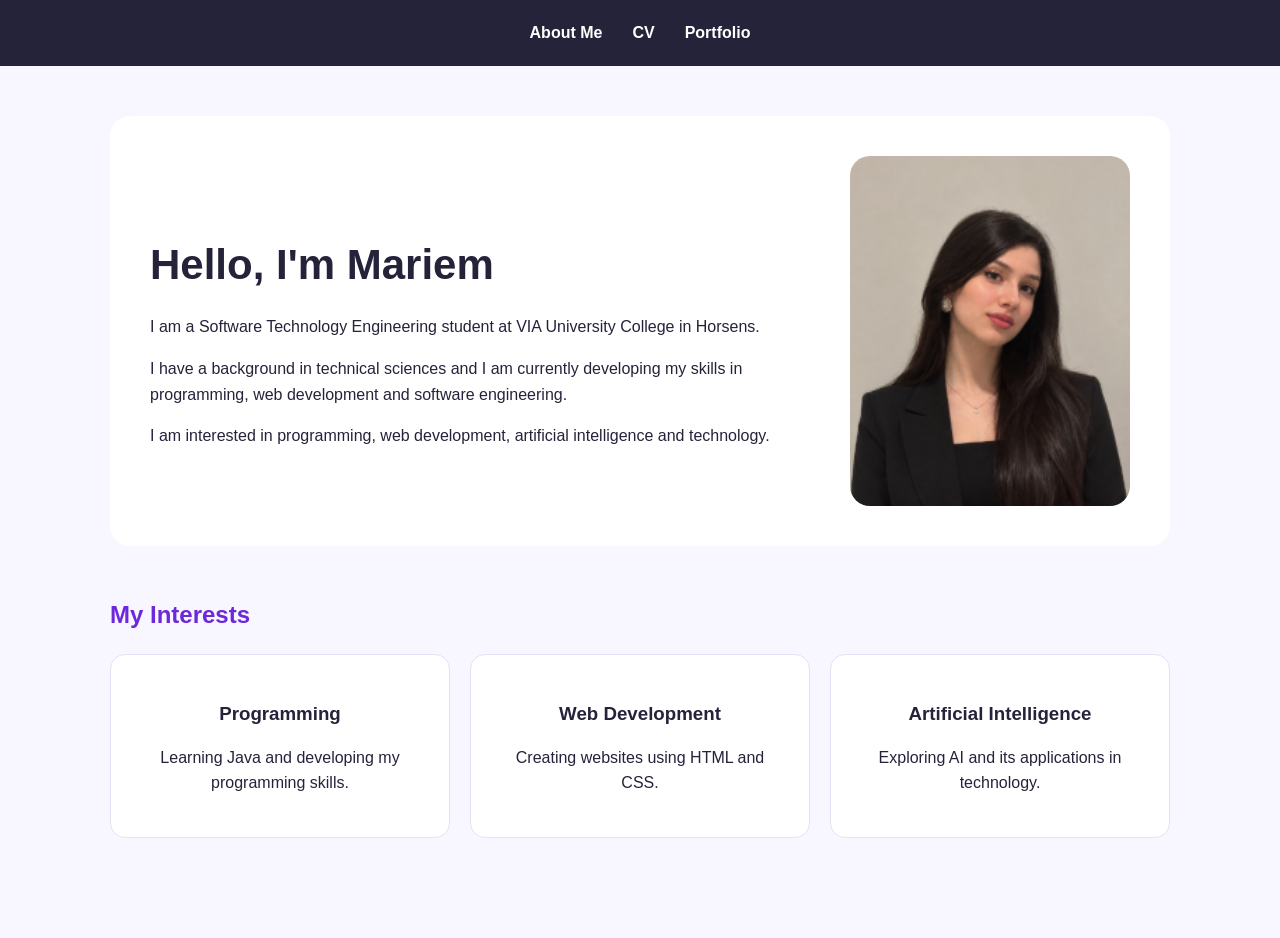
<file: index.html>
<!-- HTML5 -->
<!DOCTYPE html>
<html lang="en">
<!-- Page 1. -->
<head>
    <meta charset="UTF-8">
    <meta name="viewport" content="width=device-width, initial-scale=1.0">

    <title>Mariem | About Me</title>

    <link rel="stylesheet" href="css/style.css">
</head>

<body>
    <!-- Navigation. -->
    <header>
        <nav>
            <a href="index.html">About Me</a>
            <a href="cv.html">CV</a>
            <a href="portfolio.html">Portfolio</a>
        </nav>
    </header>
  
    <!-- Main content -->
<main>

   
<!-- About Me -->
<section class="about">

    <div class="about-text">

        <h1>Hello, I'm Mariem</h1>

        <p>
            I am a Software Technology Engineering student
            at VIA University College in Horsens.
        </p>

        <p>
            I have a background in technical sciences and
            I am currently developing my skills in programming,
            web development and software engineering.
        </p>

        <p>
            I am interested in programming, web development,
            artificial intelligence and technology.
        </p>

    </div>

    <img
        class="profile-image"
        src="images/pdp.png"
        alt="Profile picture of Mariem"
    >

</section>



    <!-- Interests -->
    <section>

        <h2>My Interests</h2>

        <div class="interests">

            <article class="interest-card">
                <h3>Programming</h3>
                <p>Learning Java and developing my programming skills.</p>
            </article>

            <article class="interest-card">
                <h3>Web Development</h3>
                <p>Creating websites using HTML and CSS.</p>
            </article>

            <article class="interest-card">
                <h3>Artificial Intelligence</h3>
                <p>Exploring AI and its applications in technology.</p>
            </article>

        </div>

    </section>

</main>


</body>

</html>
</file>
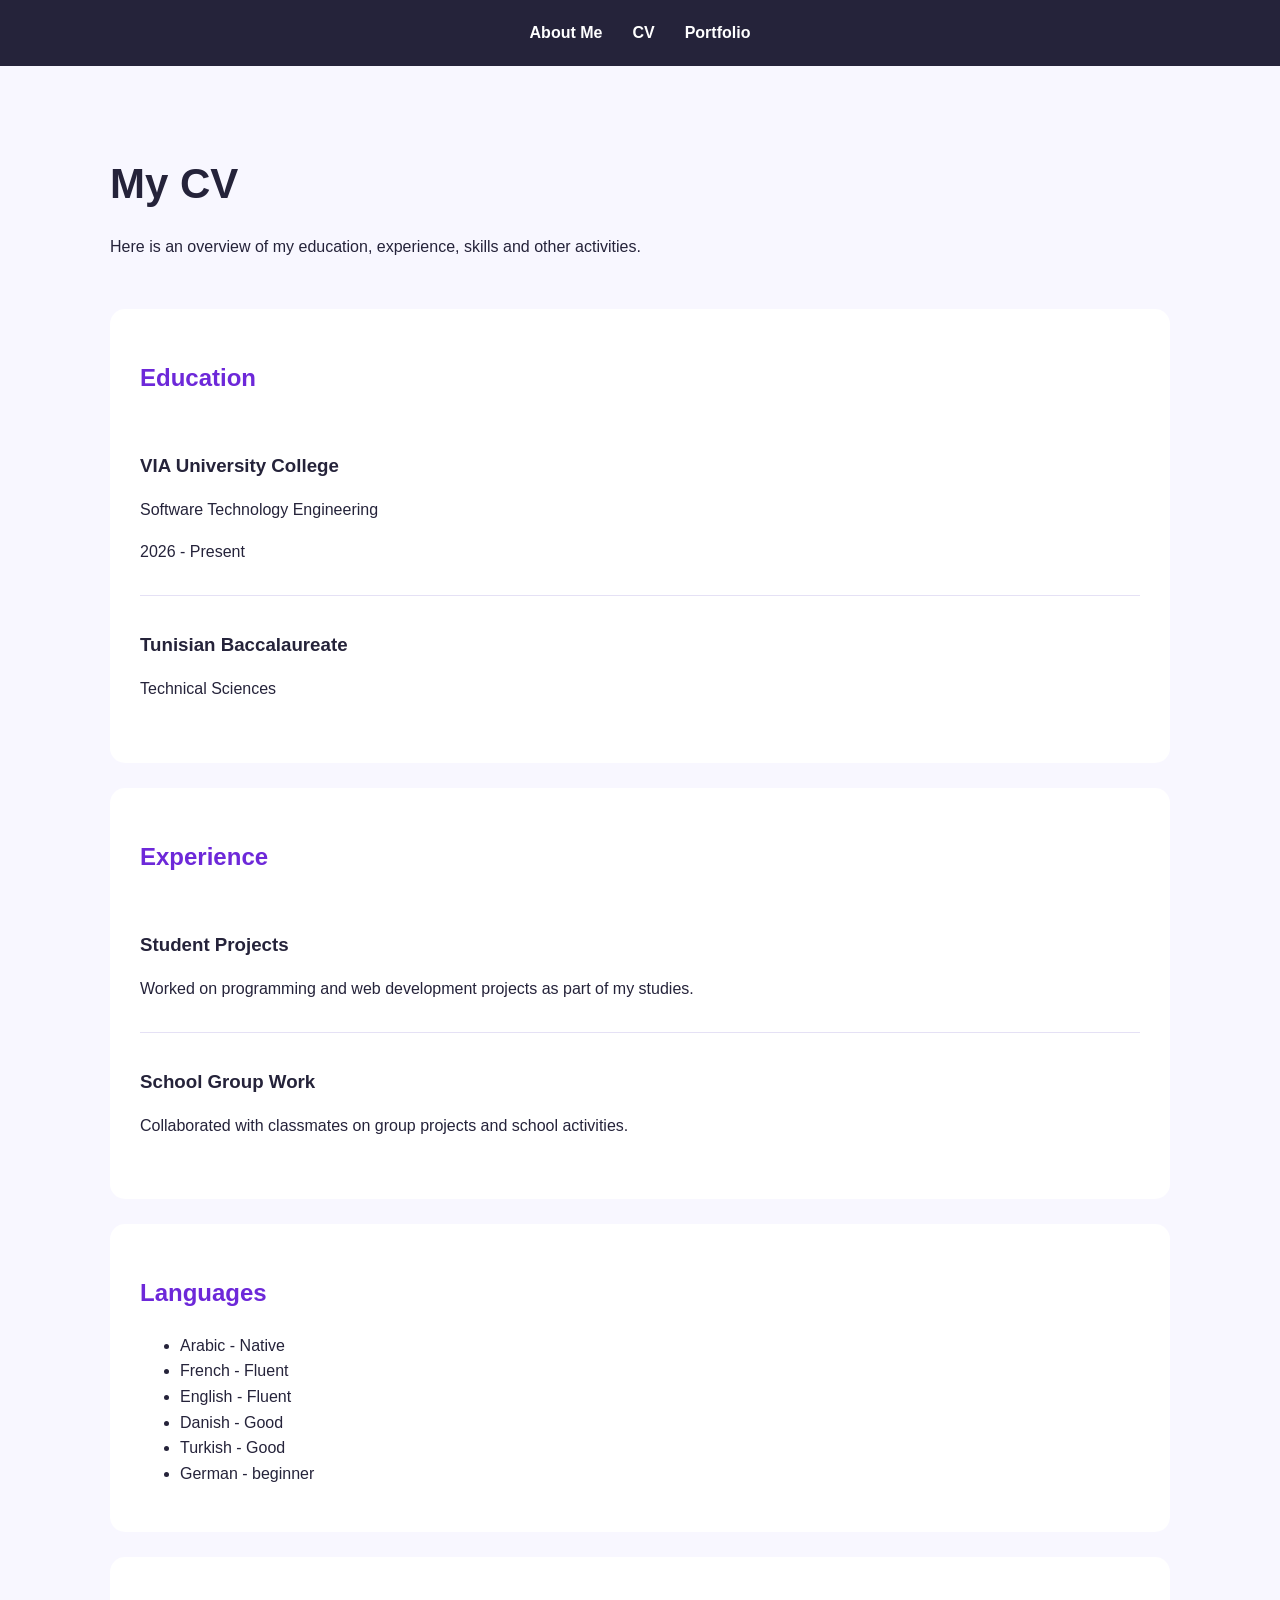
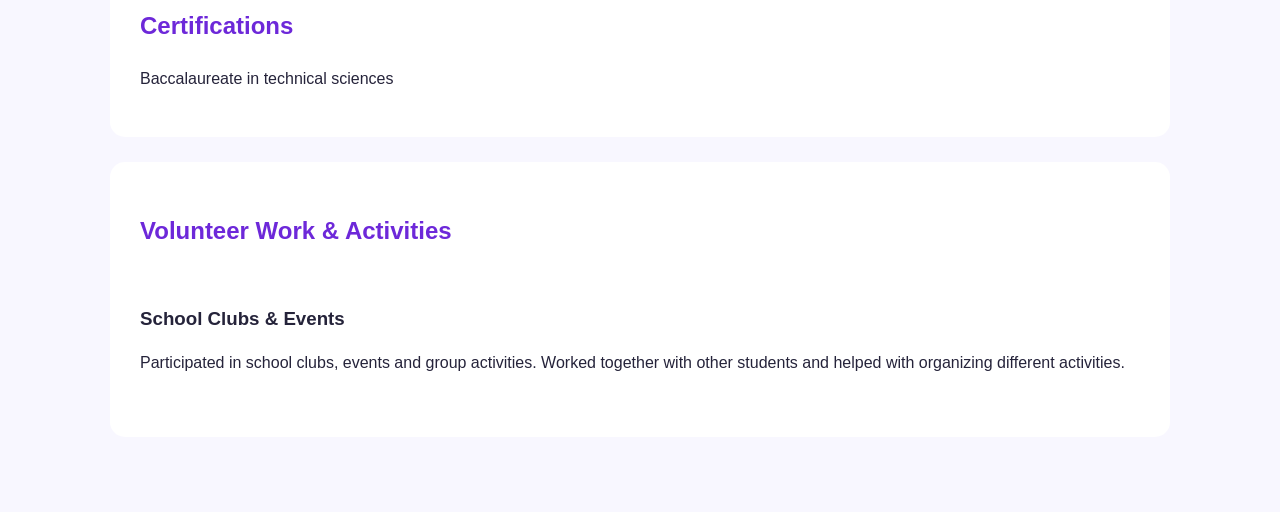
<file: cv.html>
<!-- HTML5 -->
<!DOCTYPE html>

<html lang="en">

<head>

    <!-- Page settings -->
    <meta charset="UTF-8">
    <meta name="viewport" content="width=device-width, initial-scale=1.0">

    <!-- Title -->
    <title>Mariem | Portfolio</title>

    <!-- CSS -->
    <link rel="stylesheet" href="css/style.css">

</head>

<body>
    <header>
        <nav>
            <a href="index.html">About Me</a>
            <a href="cv.html">CV</a>
            <a href="portfolio.html">Portfolio</a>
        </nav>
    </header>

<!-- Main content -->
<main>

    <!-- CV introduction -->
    <section>
        <h1>My CV</h1>
        <p>
            Here is an overview of my education, experience,
            skills and other activities.
        </p>
    </section>

    <!-- Education -->
    <section class="cv-section">
        <h2>Education</h2>

        <article>
            <h3>VIA University College</h3>
            <p>Software Technology Engineering</p>
            <p>2026 - Present</p>
        </article>

        <article>
            <h3>Tunisian Baccalaureate</h3>
            <p>Technical Sciences</p>
        </article>
    </section>

    <!-- Experience -->
    <section class="cv-section">
        <h2>Experience</h2>

        <article>
            <h3>Student Projects</h3>
            <p>
                Worked on programming and web development
                projects as part of my studies.
            </p>
        </article>

        <article>
            <h3>School Group Work</h3>
            <p>
                Collaborated with classmates on group projects
                and school activities.
            </p>
        </article>
    </section>

    <!-- Languages -->
    <section class="cv-section">
        <h2>Languages</h2>

        <ul>
            <li>Arabic - Native</li>
            <li>French - Fluent</li>
            <li>English - Fluent</li>
            <li>Danish - Good</li>
            <li>Turkish - Good</li>
            <li>German - beginner</li>

        </ul>
    </section>

    <!-- Certifications -->
    <section class="cv-section">
        <h2>Certifications</h2>

        <p>
            Baccalaureate in technical sciences
        </p>
    </section>

<!-- Volunteer Work -->
<section class="cv-section">

    <h2>Volunteer Work & Activities</h2>

    <article>

        <h3>School Clubs & Events</h3>

        <p>
            Participated in school clubs, events and group activities.
            Worked together with other students and helped with
            organizing different activities.
        </p>

    </article>

</section>

</main>

</body>
</file>
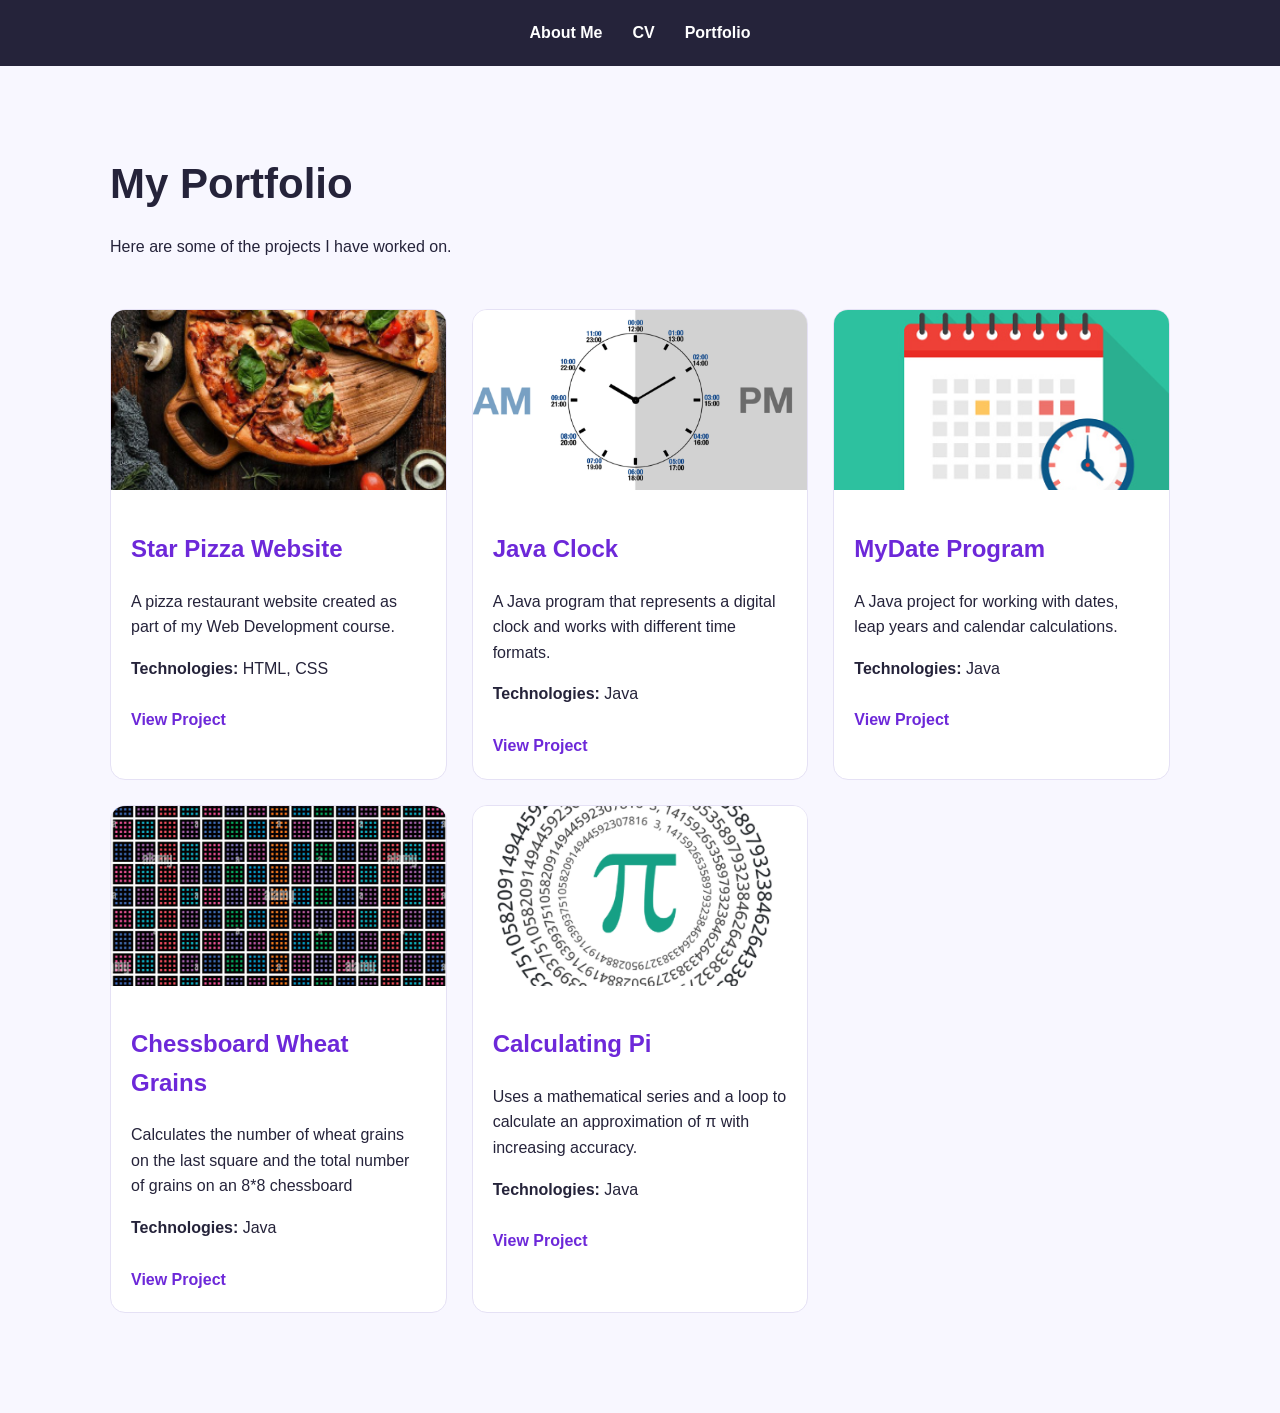
<file: portfolio.html>
<!-- HTML5 -->
<!DOCTYPE html>

<html lang="en">

<head>

    <!-- Page settings -->
    <meta charset="UTF-8">
    <meta name="viewport" content="width=device-width, initial-scale=1.0">

    <!-- Title -->
    <title>Mariem | Portfolio</title>

    <!-- CSS -->
    <link rel="stylesheet" href="css/style.css">

</head>

<body>

    <!-- Navigation -->
    <header>
        <nav>
            <a href="index.html">About Me</a>
            <a href="cv.html">CV</a>
            <a href="portfolio.html">Portfolio</a>
        </nav>
    </header>

    <!-- Main content -->
    <main>

        <!-- Portfolio introduction -->
        <section>

            <h1>My Portfolio</h1>

            <p>
                Here are some of the projects I have worked on.
            </p>

        </section>

        <!-- Projects -->
        <section class="projects">

            <!-- Project 1 -->
            <article class="project-card">

                <img src="images/pizza.png" alt="Star Pizza website">

                <div class="project-content">

                    <h2>Star Pizza Website</h2>

                    <p>
                        A pizza restaurant website created as part
                        of my Web Development course.
                    </p>

                    <p>
                        <strong>Technologies:</strong> HTML, CSS
                    </p>

                    <a class="project-link" href="https://www.w3schools.com/w3css/w3css_web_tmp_pizza.asp">View Project</a>

                </div>

            </article>

            <!-- Project 2 -->
            <article class="project-card">

                <img src="images/AM.PM.png" alt="Java clock project">

                <div class="project-content">

                    <h2>Java Clock</h2>

                    <p>
                        A Java program that represents a digital clock
                        and works with different time formats.
                    </p>

                    <p>
                        <strong>Technologies:</strong> Java
                    </p>

                    <a class="project-link" href="https://www.geeksforgeeks.org/java/java-program-to-format-time-in-am-pm-format/">View Project</a>

                </div>

            </article>

            <!-- Project 3 -->
            <article class="project-card">

                <img src="images/MyDate.png" alt="MyDate Java project">

                <div class="project-content">

                    <h2>MyDate Program</h2>

                    <p>
                        A Java project for working with dates,
                        leap years and calendar calculations.
                    </p>

                    <p>
                        <strong>Technologies:</strong> Java
                    </p>

                    <a class="project-link" href="https://www.w3schools.com/java/java_date.asp">View Project</a>

                </div>

            </article>

            <!-- Project 4 -->
            <article class="project-card">

                <img src="images/squares.png" alt="Chessboard Wheat Grains">

                <div class="project-content">

                    <h2>Chessboard Wheat Grains</h2>

                    <p>
                       Calculates the number of wheat grains
                        on the last square and the total number of grains on an 8*8 chessboard
                    </p>

                    <p>
                        <strong>Technologies:</strong> Java
                    </p>

                    <a class="project-link" href="https://github.com/mariembenabdullah1-tech/Chessboard-Wheat-Grainss.git">View Project</a>

                </div>

            </article>
            
            <!-- Project 5 -->
            <article class="project-card">

                 <img src="images/pi.png" alt="Calculating Pi">

                   <div class="project-content">

                    <h2>Calculating Pi</h2>

                    <p>
                      Uses a mathematical series and a loop to calculate
                       an approximation of π with increasing accuracy.
                    </p>

                    <p>
                      <strong>Technologies:</strong> Java
                   </p>

                     <a class="project-link" href="https://www.instructables.com/Calculate-Pi-in-Java/">View Project</a>

                    </div>

                    </article>



        </section>

    </main>

</body>

</html>
</file>
<file: css/style.css>
/* General styling */
* {
    box-sizing: border-box;
}

body {
    margin: 0;
    font-family: Arial, sans-serif;
    background-color: #f8f7ff;
    color: #25233a;
    line-height: 1.6;
}

img {
    max-width: 100%;
    display: block;
}

/* Navigation */
header {
    background-color: #25233a;
    padding: 20px;
}

nav {
    max-width: 1100px;
    margin: 0 auto;
    display: flex;
    justify-content: center;
    gap: 30px;
}

nav a {
    color: white;
    text-decoration: none;
    font-weight: bold;
}

nav a:hover {
    color: #c4b5fd;
}

/* Main content */
main {
    max-width: 1100px;
    margin: 0 auto;
    padding: 50px 20px;
}

section {
    margin-bottom: 50px;
}

h1 {
    font-size: 42px;
    margin-bottom: 15px;
}

h2 {
    color: #6d28d9;
    margin-bottom: 20px;
}

h3 {
    margin-bottom: 5px;
}

/* About Me */
.about {
    display: flex;
    align-items: center;
    justify-content: space-between;
    gap: 50px;
    background-color: white;
    padding: 40px;
    border-radius: 20px;
}

.about-text {
    flex: 1;
}

.profile-image {
    width: 280px;
    height: 350px;
    object-fit: cover;
    border-radius: 20px;
}

/* Interests */
.interests {
    display: grid;
    grid-template-columns: repeat(3, 1fr);
    gap: 20px;
}

.interest-card {
    background-color: white;
    padding: 25px;
    border-radius: 15px;
    text-align: center;
    border: 1px solid #e5e1f5;
}

/* CV */
.cv-section {
    background-color: white;
    padding: 30px;
    border-radius: 15px;
    margin-bottom: 25px;
}

.cv-section article {
    padding: 15px 0;
    border-bottom: 1px solid #e5e1f5;
}

.cv-section article:last-child {
    border-bottom: none;
}

/* Portfolio */
.projects {
    display: grid;
    grid-template-columns: repeat(3, 1fr);
    gap: 25px;
}

.project-card {
    background-color: white;
    border-radius: 15px;
    overflow: hidden;
    border: 1px solid #e5e1f5;
}

.project-card img {
    width: 100%;
    height: 180px;
    object-fit: cover;
}

.project-content {
    padding: 20px;
}

.project-link {
    display: inline-block;
    margin-top: 10px;
    color: #6d28d9;
    font-weight: bold;
    text-decoration: none;
}

.project-link:hover {
    text-decoration: underline;
}

/* Footer */
footer {
    background-color: #25233a;
    color: white;
    text-align: center;
    padding: 25px;
}


/* Tablet */
@media (max-width: 768px) {

    .about {
        flex-direction: column;
        text-align: center;
    }

    .profile-image {
        width: 230px;
        height: 290px;
    }

    .projects {
        grid-template-columns: repeat(2, 1fr);
    }

    .interests {
        grid-template-columns: repeat(2, 1fr);
    }
}


/* Mobile */
@media (max-width: 375px) {

    nav {
        flex-direction: column;
        align-items: center;
        gap: 12px;
    }

    main {
        padding: 30px 15px;
    }

    h1 {
        font-size: 32px;
    }

    .about {
        padding: 25px;
    }

    .interests,
    .projects {
        grid-template-columns: 1fr;
    }

    .profile-image {
        width: 200px;
        height: 250px;
    }
}
</file>
